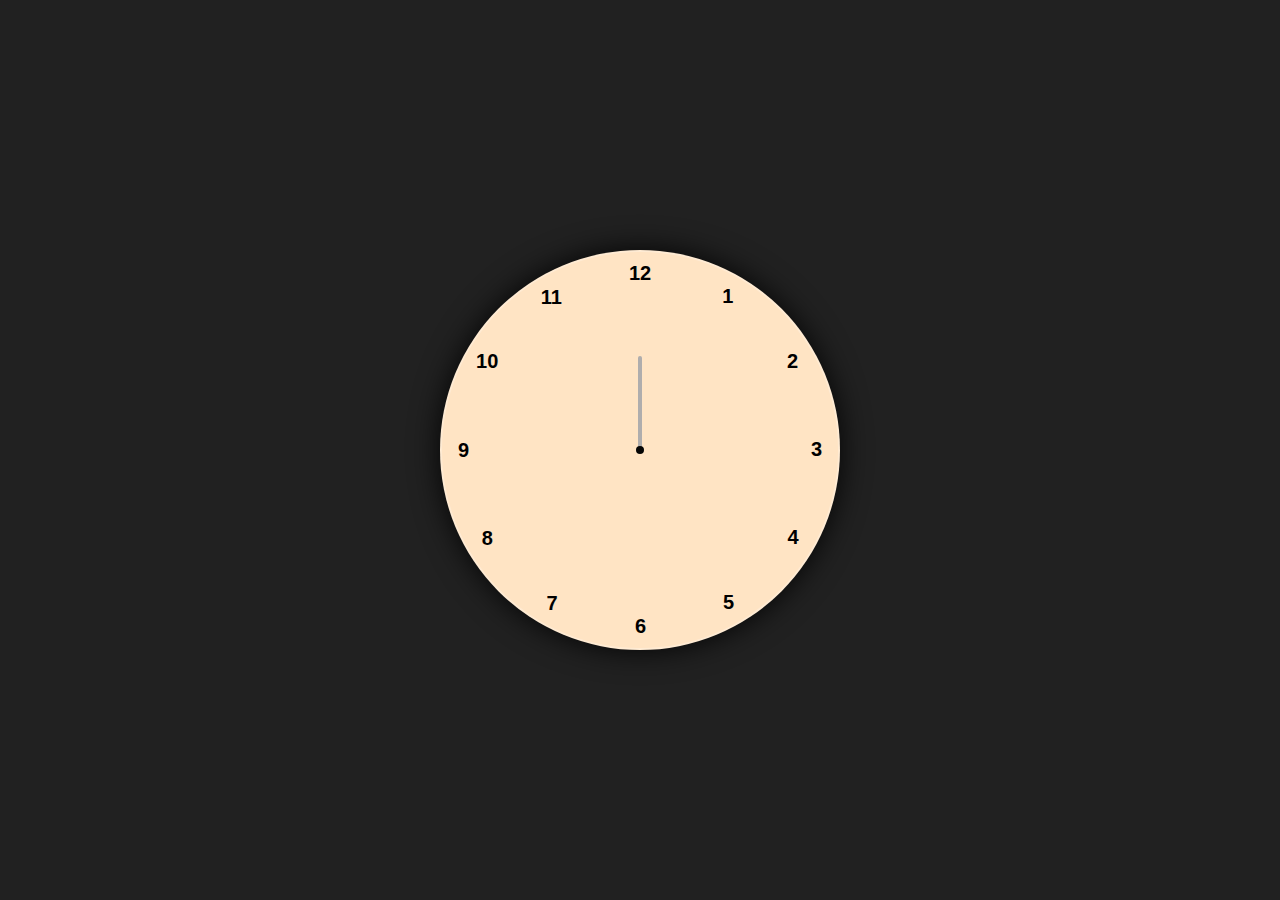
<file: index.html>
<!DOCTYPE html>
 <html lang="en">
   <head>
     <meta charset="UTF-8" />
     <meta http-equiv="X-UA-Compatible" content="IE=edge" />
     <meta name="viewport" content="width=device-width, initial-scale=1.0" />
     <link rel="stylesheet" href="clock.css" />
     <title>Analog Clock</title>
   </head>
 
   <body>
     <div class="container">
       <div class="clock">
         <div style="--clr: #ff3df5; --h: 74px" id="hour" class="hand">
           <i></i>
         </div>
         <div style="--clr: #128291; --h: 84px" id="min" class="hand">
           <i></i>
         </div>
         <div style="--clr: #afadad; --h: 94px" id="sec" class="hand">
           <i></i>
         </div>
 
         <span style="--i: 1"><b>1</b></span>
         <span style="--i: 2"><b>2</b></span>
         <span style="--i: 3"><b>3</b></span>
         <span style="--i: 4"><b>4</b></span>
         <span style="--i: 5"><b>5</b></span>
         <span style="--i: 6"><b>6</b></span>
         <span style="--i: 7"><b>7</b></span>
         <span style="--i: 8"><b>8</b></span>
         <span style="--i: 9"><b>9</b></span>
         <span style="--i: 10"><b>10</b></span>
         <span style="--i: 11"><b>11</b></span>
         <span style="--i: 12"><b>12</b></span>
       </div>
     </div>
 
     <script src="clock.js"></script>
   </body>
 </html>
</file>
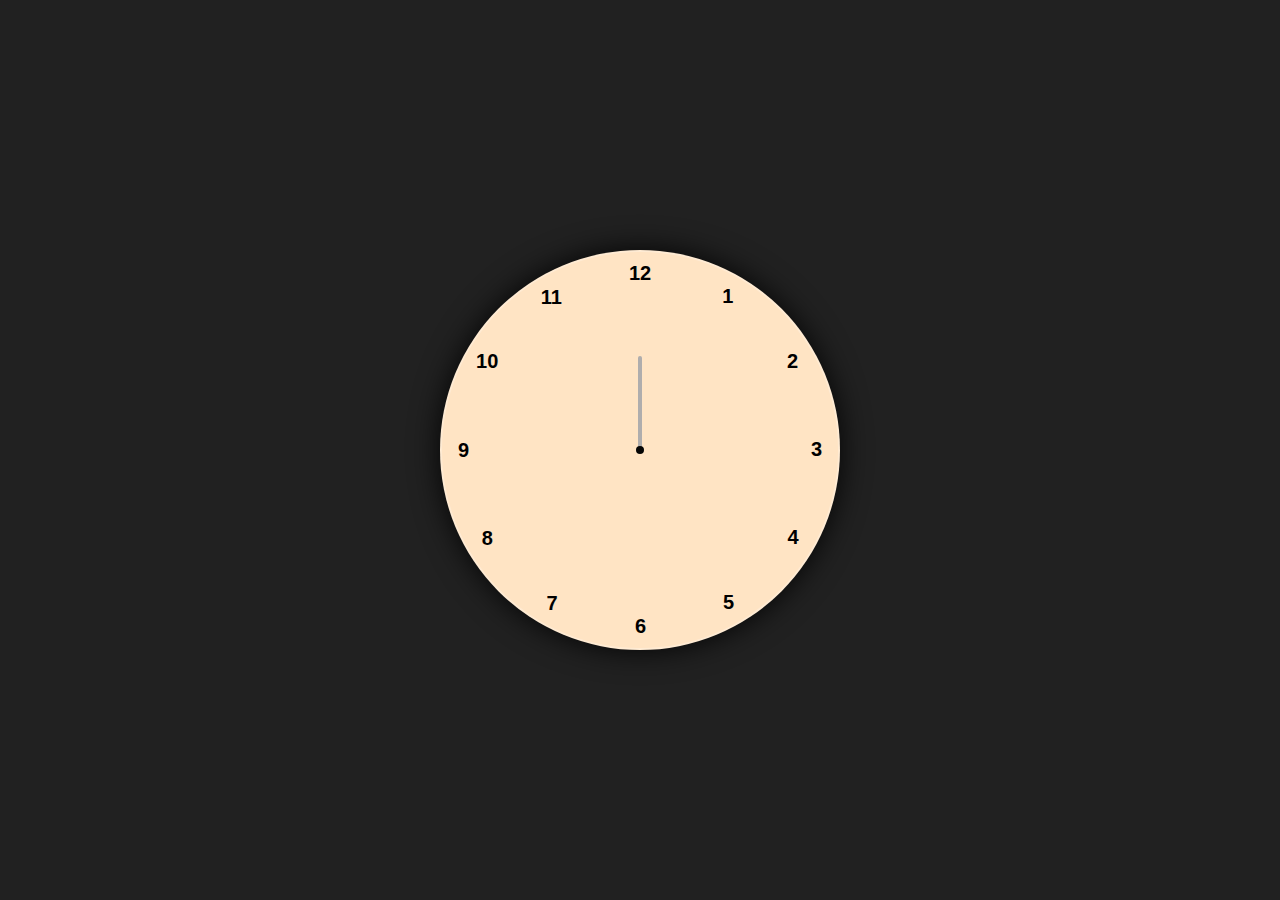
<file: clock.html>
<!DOCTYPE html>
 <html lang="en">
   <head>
     <meta charset="UTF-8" />
     <meta http-equiv="X-UA-Compatible" content="IE=edge" />
     <meta name="viewport" content="width=device-width, initial-scale=1.0" />
     <link rel="stylesheet" href="clock.css" />
     <title>Analog Clock</title>
   </head>
 
   <body>
     <div class="container">
       <div class="clock">
         <div style="--clr: #ff3df5; --h: 74px" id="hour" class="hand">
           <i></i>
         </div>
         <div style="--clr: #128291; --h: 84px" id="min" class="hand">
           <i></i>
         </div>
         <div style="--clr: #afadad; --h: 94px" id="sec" class="hand">
           <i></i>
         </div>
 
         <span style="--i: 1"><b>1</b></span>
         <span style="--i: 2"><b>2</b></span>
         <span style="--i: 3"><b>3</b></span>
         <span style="--i: 4"><b>4</b></span>
         <span style="--i: 5"><b>5</b></span>
         <span style="--i: 6"><b>6</b></span>
         <span style="--i: 7"><b>7</b></span>
         <span style="--i: 8"><b>8</b></span>
         <span style="--i: 9"><b>9</b></span>
         <span style="--i: 10"><b>10</b></span>
         <span style="--i: 11"><b>11</b></span>
         <span style="--i: 12"><b>12</b></span>
       </div>
     </div>
 
     <script src="clock.js"></script>
   </body>
 </html>
</file>
<file: clock.css>
*{
    margin: 0;
    padding: 0;
    box-sizing: border-box;
    font-family: sans-serif;
    color: #000000;
}

body{
    display: flex;
    justify-content: center;
    align-items: center;
    min-height: 100vh;
    background-color: #212121;
}

.container{
    position: relative;
}

.clock{
    width: 400px;
    height: 400px;
    border-radius: 50%;
    background-color: bisque;
    border: 2px solid rgba(255, 255, 255, 0.25);
    box-shadow: 0px 0px 30px rgba(0, 0, 0, 0.9);
    display: flex;
    justify-content: center;
    align-items: center;
}

.clock span{
    position: absolute;
    transform: rotate(calc(30deg * var(--i))); 
    inset: 12px;
    text-align: center;
}

.clock span b{
    transform: rotate(calc(-30deg * var(--i)));
    display: inline-block;
    font-size: 20px;
}

.clock::before{
    content: '';
    position: absolute;
    width: 8px;
    height: 8px;
    border-radius: 50%;
    background-color: #050505;
    z-index: 2;
}

.hand{
    position: absolute;
    display: flex;
    justify-content: center;
    align-items: flex-end;
}
.hand i{
    position: absolute;
    background-color: var(--clr);
    width: 4px;
    height: var(--h);
    border-radius: 8px;
}
</file>
